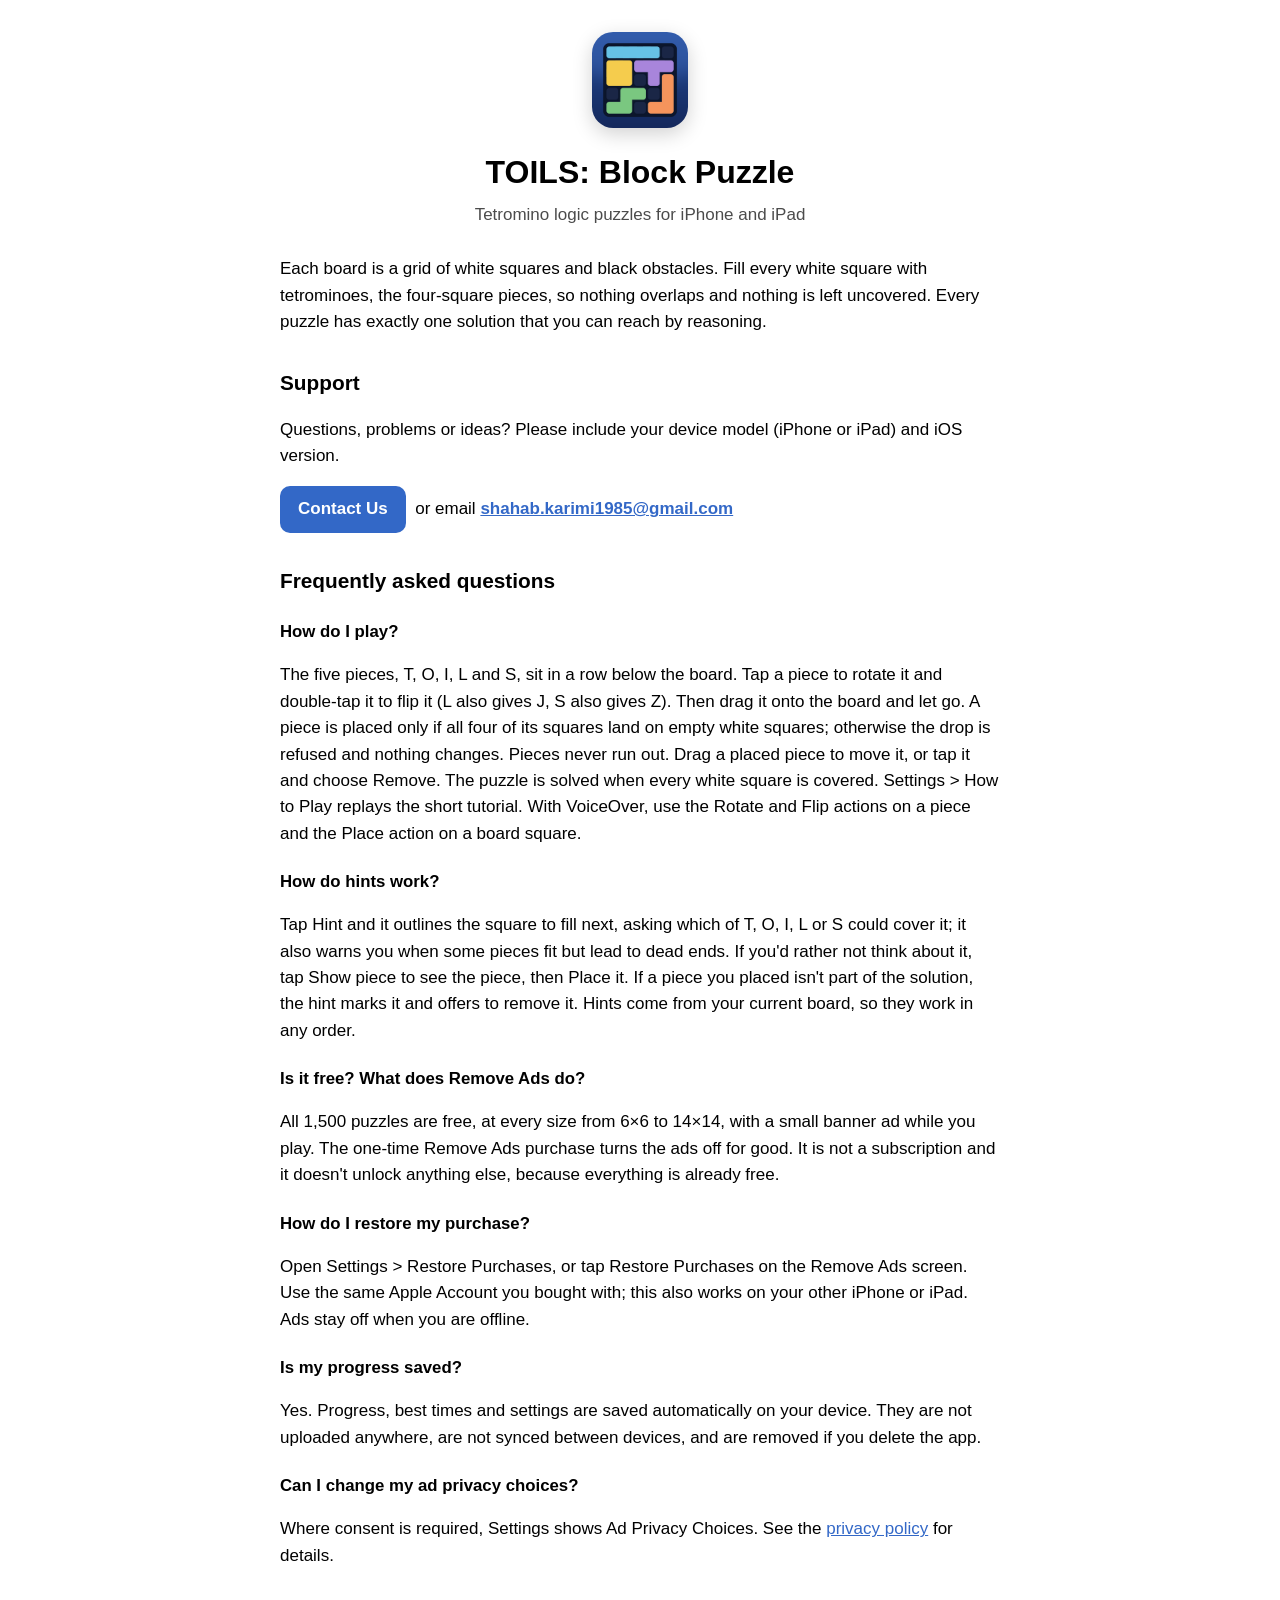
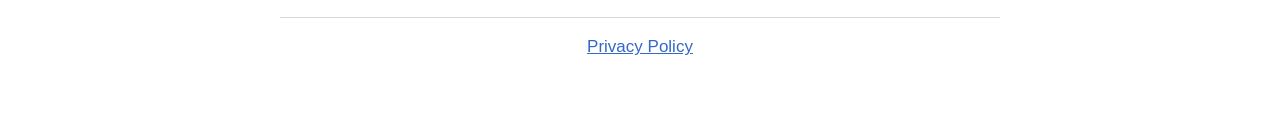
<file: index.html>
<!doctype html>
<html lang="en">
<head>
<meta charset="utf-8">
<meta name="viewport" content="width=device-width, initial-scale=1">
<title>TOILS: Block Puzzle – Tetromino logic puzzles</title>
<meta name="description" content="TOILS: Block Puzzle is a logic puzzle for iPhone and iPad: fill every white square with tetromino pieces. Support, FAQ and contact.">
<link rel="icon" href="icon.png">
<link rel="stylesheet" href="style.css">
</head>
<body>
<main>
  <header>
    <img src="icon.png" alt="" width="96" height="96">
    <h1>TOILS: Block Puzzle</h1>
    <p class="lead">Tetromino logic puzzles for iPhone and iPad</p>
  </header>

  <p>Each board is a grid of white squares and black obstacles. Fill every white square with tetrominoes, the four-square pieces, so nothing overlaps and nothing is left uncovered. Every puzzle has exactly one solution that you can reach by reasoning.</p>

  <h2>Support</h2>
  <p>Questions, problems or ideas? Please include your device model (iPhone or iPad) and iOS version.</p>
  <p>
    <a id="contact-btn" href="mailto:shahab.karimi1985@gmail.com?subject=TOILS%20Support" style="display:inline-block;padding:10px 18px;border-radius:10px;background:var(--accent);color:#fff;text-decoration:none;font-weight:600;">Contact Us</a>
    &nbsp;or email <a href="mailto:shahab.karimi1985@gmail.com?subject=TOILS%20Support"><strong>shahab.karimi1985@gmail.com</strong></a>
  </p>
  <script>
    document.getElementById('contact-btn').addEventListener('click', function (e) {
      var ua = navigator.userAgent || '';
      var isMobile = /iPhone|iPad|iPod|Android/i.test(ua);
      if (!isMobile) {
        e.preventDefault();
        window.open('https://mail.google.com/mail/?view=cm&fs=1&to=shahab.karimi1985%40gmail.com&su=TOILS%20Support', '_blank', 'noopener');
      }
    });
  </script>

  <h2>Frequently asked questions</h2>

  <h3>How do I play?</h3>
  <p>The five pieces, T, O, I, L and S, sit in a row below the board. Tap a piece to rotate it and double-tap it to flip it (L also gives J, S also gives Z). Then drag it onto the board and let go. A piece is placed only if all four of its squares land on empty white squares; otherwise the drop is refused and nothing changes. Pieces never run out. Drag a placed piece to move it, or tap it and choose Remove. The puzzle is solved when every white square is covered. Settings &gt; How to Play replays the short tutorial. With VoiceOver, use the Rotate and Flip actions on a piece and the Place action on a board square.</p>

  <h3>How do hints work?</h3>
  <p>Tap Hint and it outlines the square to fill next, asking which of T, O, I, L or S could cover it; it also warns you when some pieces fit but lead to dead ends. If you'd rather not think about it, tap Show piece to see the piece, then Place it. If a piece you placed isn't part of the solution, the hint marks it and offers to remove it. Hints come from your current board, so they work in any order.</p>

  <h3>Is it free? What does Remove Ads do?</h3>
  <p>All 1,500 puzzles are free, at every size from 6×6 to 14×14, with a small banner ad while you play. The one-time Remove Ads purchase turns the ads off for good. It is not a subscription and it doesn't unlock anything else, because everything is already free.</p>

  <h3>How do I restore my purchase?</h3>
  <p>Open Settings &gt; Restore Purchases, or tap Restore Purchases on the Remove Ads screen. Use the same Apple Account you bought with; this also works on your other iPhone or iPad. Ads stay off when you are offline.</p>

  <h3>Is my progress saved?</h3>
  <p>Yes. Progress, best times and settings are saved automatically on your device. They are not uploaded anywhere, are not synced between devices, and are removed if you delete the app.</p>

  <h3>Can I change my ad privacy choices?</h3>
  <p>Where consent is required, Settings shows Ad Privacy Choices. See the <a href="privacy.html">privacy policy</a> for details.</p>

  <footer>
    <a href="privacy.html">Privacy Policy</a>
  </footer>
</main>
</body>
</html>
</file>
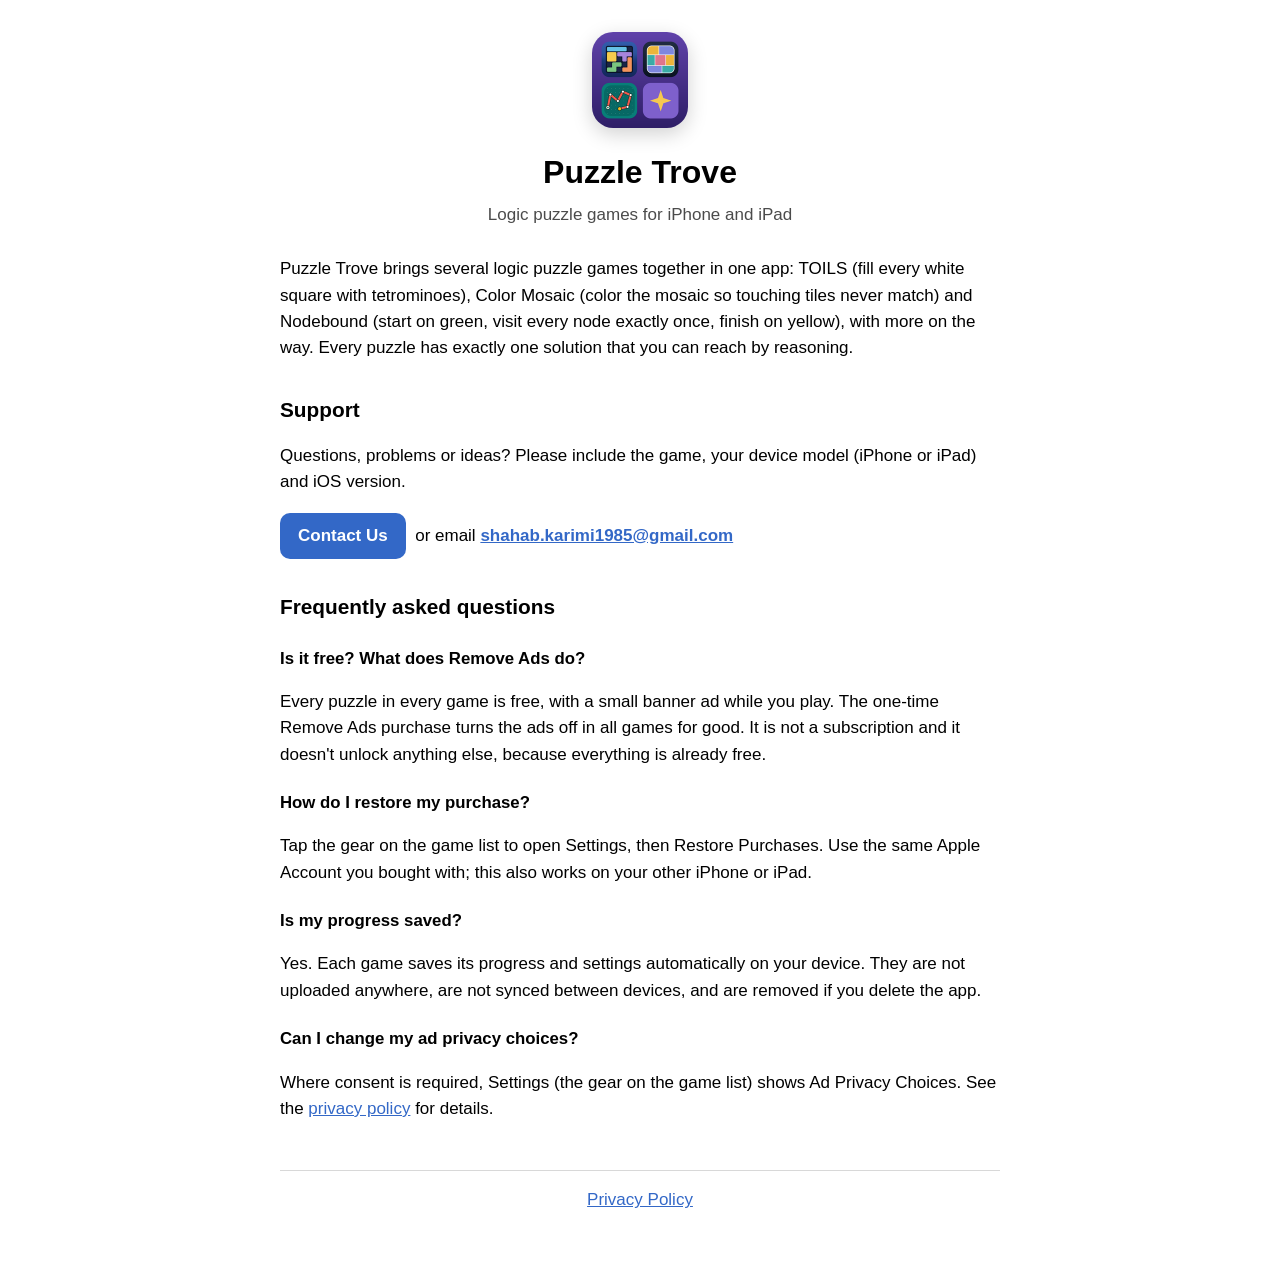
<file: puzzle-trove/index.html>
<!doctype html>
<html lang="en">
<head>
<meta charset="utf-8">
<meta name="viewport" content="width=device-width, initial-scale=1">
<title>Puzzle Trove – Logic puzzle games</title>
<meta name="description" content="Puzzle Trove is a collection of logic puzzle games for iPhone and iPad. Support, FAQ and contact.">
<link rel="icon" href="icon.png">
<link rel="stylesheet" href="../style.css">
</head>
<body>
<main>
  <header>
    <img src="icon.png" alt="" width="96" height="96">
    <h1>Puzzle Trove</h1>
    <p class="lead">Logic puzzle games for iPhone and iPad</p>
  </header>

  <p>Puzzle Trove brings several logic puzzle games together in one app: TOILS (fill every white square with tetrominoes), Color Mosaic (color the mosaic so touching tiles never match) and Nodebound (start on green, visit every node exactly once, finish on yellow), with more on the way. Every puzzle has exactly one solution that you can reach by reasoning.</p>

  <h2>Support</h2>
  <p>Questions, problems or ideas? Please include the game, your device model (iPhone or iPad) and iOS version.</p>
  <p>
    <a id="contact-btn" href="mailto:shahab.karimi1985@gmail.com?subject=Puzzle%20Trove%20Support" style="display:inline-block;padding:10px 18px;border-radius:10px;background:var(--accent);color:#fff;text-decoration:none;font-weight:600;">Contact Us</a>
    &nbsp;or email <a href="mailto:shahab.karimi1985@gmail.com?subject=Puzzle%20Trove%20Support"><strong>shahab.karimi1985@gmail.com</strong></a>
  </p>
  <script>
    document.getElementById('contact-btn').addEventListener('click', function (e) {
      var ua = navigator.userAgent || '';
      var isMobile = /iPhone|iPad|iPod|Android/i.test(ua);
      if (!isMobile) {
        e.preventDefault();
        window.open('https://mail.google.com/mail/?view=cm&fs=1&to=shahab.karimi1985%40gmail.com&su=Puzzle%20Trove%20Support', '_blank', 'noopener');
      }
    });
  </script>

  <h2>Frequently asked questions</h2>

  <h3>Is it free? What does Remove Ads do?</h3>
  <p>Every puzzle in every game is free, with a small banner ad while you play. The one-time Remove Ads purchase turns the ads off in all games for good. It is not a subscription and it doesn't unlock anything else, because everything is already free.</p>

  <h3>How do I restore my purchase?</h3>
  <p>Tap the gear on the game list to open Settings, then Restore Purchases. Use the same Apple Account you bought with; this also works on your other iPhone or iPad.</p>

  <h3>Is my progress saved?</h3>
  <p>Yes. Each game saves its progress and settings automatically on your device. They are not uploaded anywhere, are not synced between devices, and are removed if you delete the app.</p>

  <h3>Can I change my ad privacy choices?</h3>
  <p>Where consent is required, Settings (the gear on the game list) shows Ad Privacy Choices. See the <a href="privacy.html">privacy policy</a> for details.</p>

  <footer>
    <a href="privacy.html">Privacy Policy</a>
  </footer>
</main>
</body>
</html>
</file>
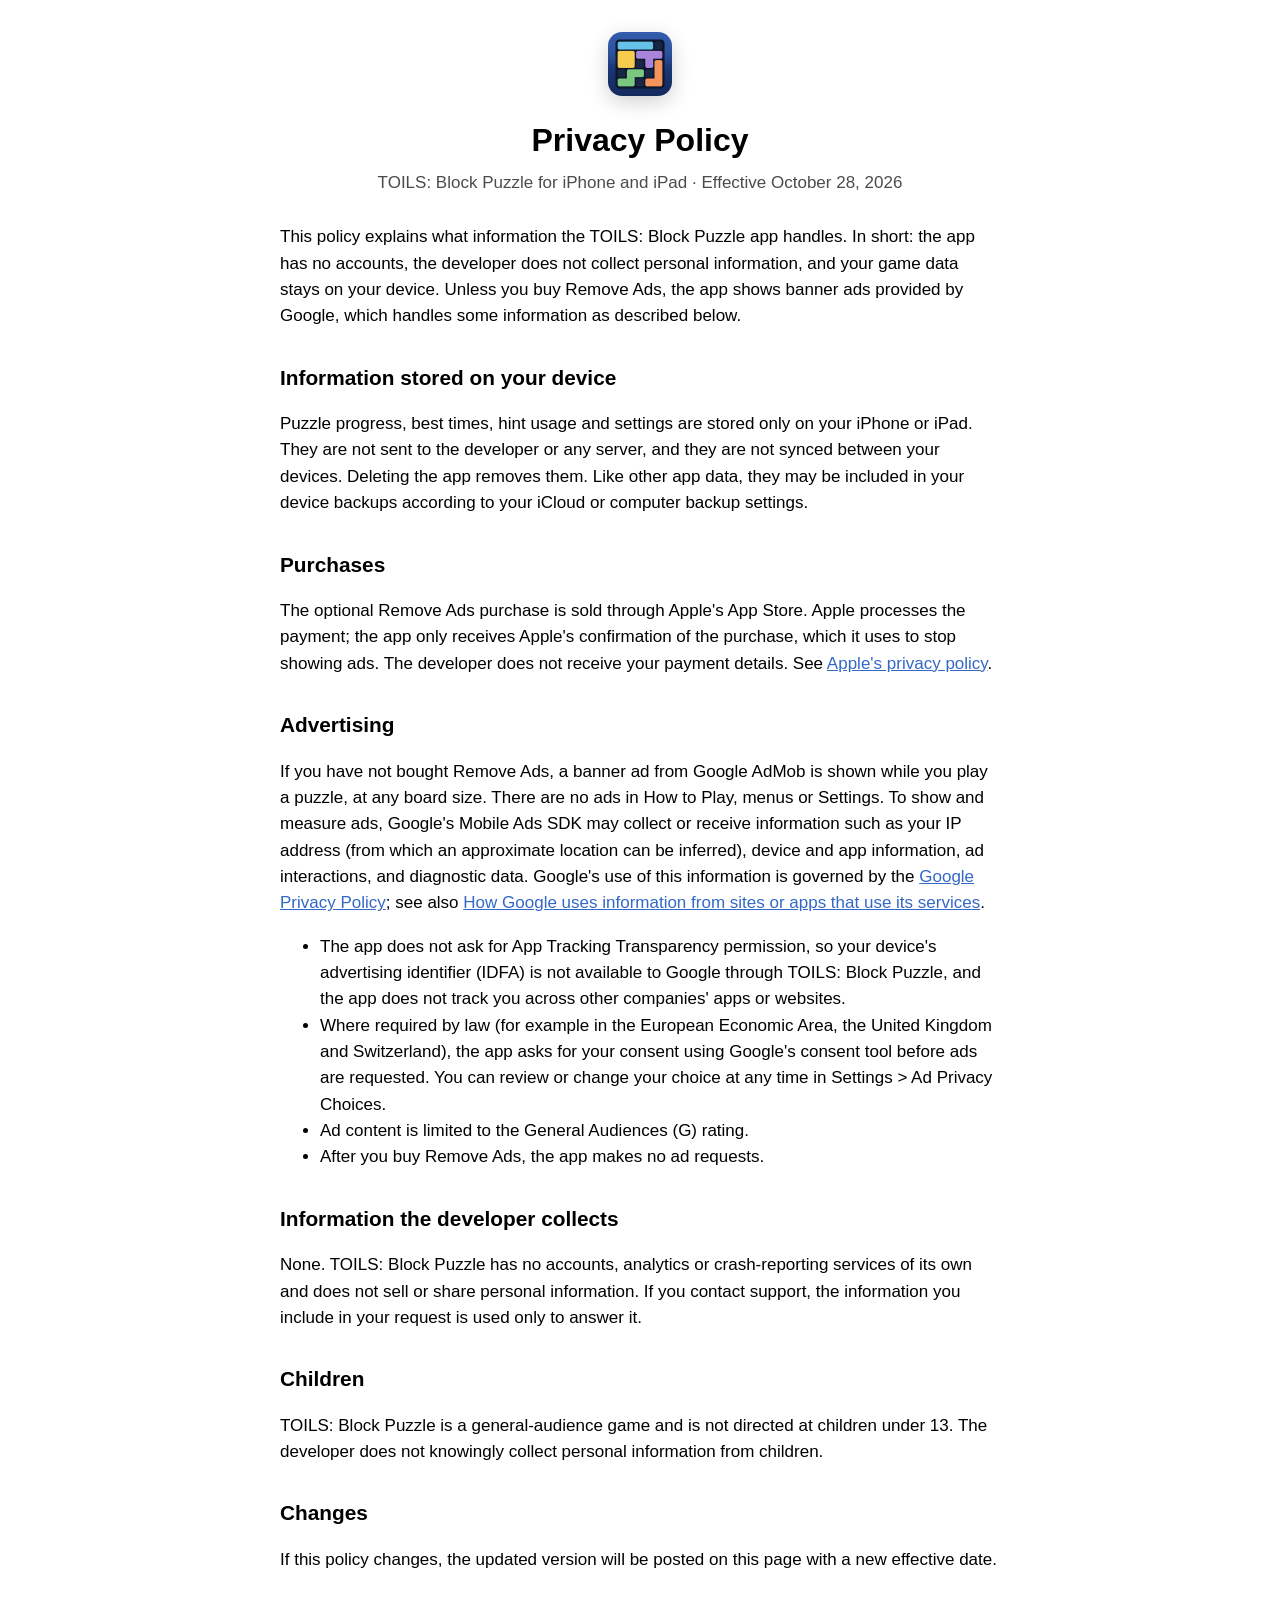
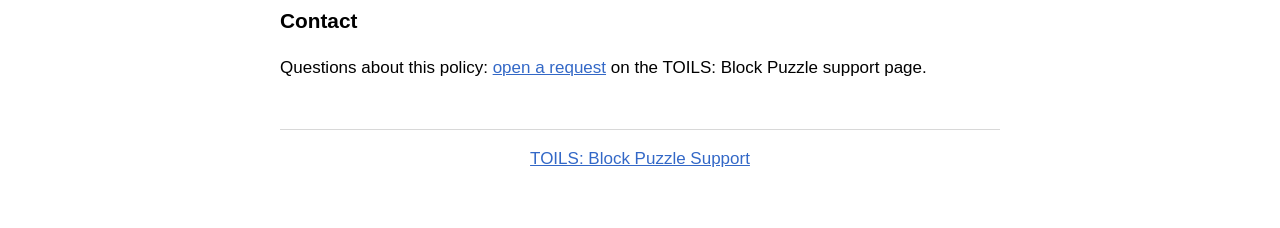
<file: privacy.html>
<!doctype html>
<html lang="en">
<head>
<meta charset="utf-8">
<meta name="viewport" content="width=device-width, initial-scale=1">
<title>TOILS: Block Puzzle – Privacy Policy</title>
<link rel="icon" href="icon.png">
<link rel="stylesheet" href="style.css">
</head>
<body>
<main>
  <header>
    <img src="icon.png" alt="" width="64" height="64">
    <h1>Privacy Policy</h1>
    <p class="lead">TOILS: Block Puzzle for iPhone and iPad · Effective October 28, 2026</p>
  </header>

  <p>This policy explains what information the TOILS: Block Puzzle app handles. In short: the app has no accounts, the developer does not collect personal information, and your game data stays on your device. Unless you buy Remove Ads, the app shows banner ads provided by Google, which handles some information as described below.</p>

  <h2>Information stored on your device</h2>
  <p>Puzzle progress, best times, hint usage and settings are stored only on your iPhone or iPad. They are not sent to the developer or any server, and they are not synced between your devices. Deleting the app removes them. Like other app data, they may be included in your device backups according to your iCloud or computer backup settings.</p>

  <h2>Purchases</h2>
  <p>The optional Remove Ads purchase is sold through Apple's App Store. Apple processes the payment; the app only receives Apple's confirmation of the purchase, which it uses to stop showing ads. The developer does not receive your payment details. See <a href="https://www.apple.com/legal/privacy/">Apple's privacy policy</a>.</p>

  <h2>Advertising</h2>
  <p>If you have not bought Remove Ads, a banner ad from Google AdMob is shown while you play a puzzle, at any board size. There are no ads in How to Play, menus or Settings. To show and measure ads, Google's Mobile Ads SDK may collect or receive information such as your IP address (from which an approximate location can be inferred), device and app information, ad interactions, and diagnostic data. Google's use of this information is governed by the <a href="https://policies.google.com/privacy">Google Privacy Policy</a>; see also <a href="https://policies.google.com/technologies/partner-sites">How Google uses information from sites or apps that use its services</a>.</p>
  <ul>
    <li>The app does not ask for App Tracking Transparency permission, so your device's advertising identifier (IDFA) is not available to Google through TOILS: Block Puzzle, and the app does not track you across other companies' apps or websites.</li>
    <li>Where required by law (for example in the European Economic Area, the United Kingdom and Switzerland), the app asks for your consent using Google's consent tool before ads are requested. You can review or change your choice at any time in Settings &gt; Ad Privacy Choices.</li>
    <li>Ad content is limited to the General Audiences (G) rating.</li>
    <li>After you buy Remove Ads, the app makes no ad requests.</li>
  </ul>

  <h2>Information the developer collects</h2>
  <p>None. TOILS: Block Puzzle has no accounts, analytics or crash-reporting services of its own and does not sell or share personal information. If you contact support, the information you include in your request is used only to answer it.</p>

  <h2>Children</h2>
  <p>TOILS: Block Puzzle is a general-audience game and is not directed at children under 13. The developer does not knowingly collect personal information from children.</p>

  <h2>Changes</h2>
  <p>If this policy changes, the updated version will be posted on this page with a new effective date.</p>

  <h2>Contact</h2>
  <p>Questions about this policy: <a href="https://github.com/shahab-karimi/tetraclue-app/issues/new">open a request</a> on the TOILS: Block Puzzle support page.</p>

  <footer>
    <a href="index.html">TOILS: Block Puzzle Support</a>
  </footer>
</main>
</body>
</html>
</file>
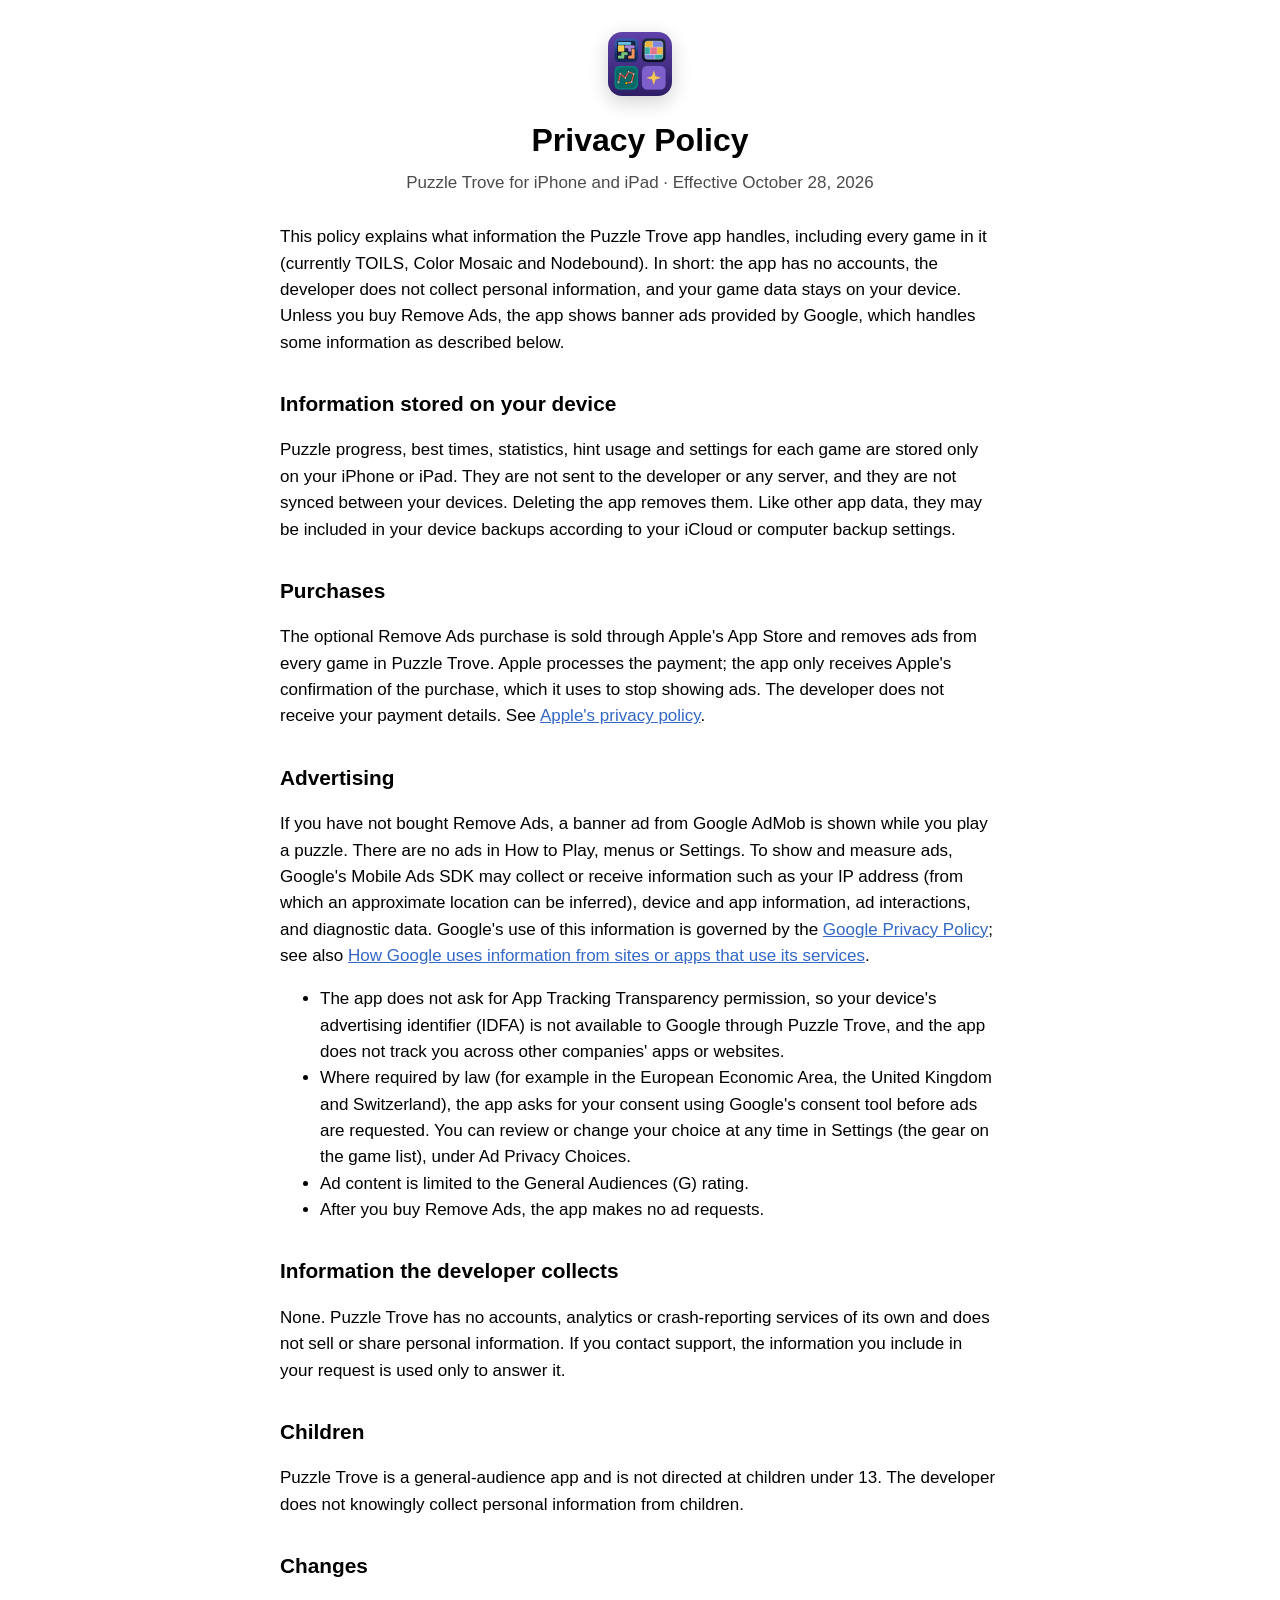
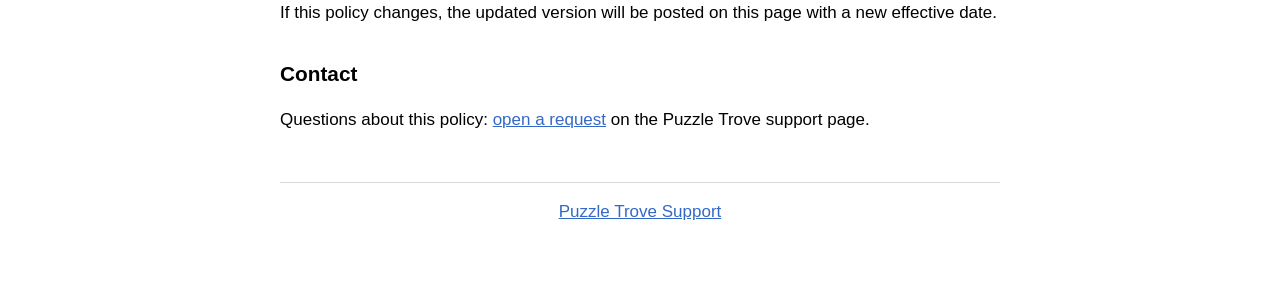
<file: puzzle-trove/privacy.html>
<!doctype html>
<html lang="en">
<head>
<meta charset="utf-8">
<meta name="viewport" content="width=device-width, initial-scale=1">
<title>Puzzle Trove – Privacy Policy</title>
<link rel="icon" href="icon.png">
<link rel="stylesheet" href="../style.css">
</head>
<body>
<main>
  <header>
    <img src="icon.png" alt="" width="64" height="64">
    <h1>Privacy Policy</h1>
    <p class="lead">Puzzle Trove for iPhone and iPad · Effective October 28, 2026</p>
  </header>

  <p>This policy explains what information the Puzzle Trove app handles, including every game in it (currently TOILS, Color Mosaic and Nodebound). In short: the app has no accounts, the developer does not collect personal information, and your game data stays on your device. Unless you buy Remove Ads, the app shows banner ads provided by Google, which handles some information as described below.</p>

  <h2>Information stored on your device</h2>
  <p>Puzzle progress, best times, statistics, hint usage and settings for each game are stored only on your iPhone or iPad. They are not sent to the developer or any server, and they are not synced between your devices. Deleting the app removes them. Like other app data, they may be included in your device backups according to your iCloud or computer backup settings.</p>

  <h2>Purchases</h2>
  <p>The optional Remove Ads purchase is sold through Apple's App Store and removes ads from every game in Puzzle Trove. Apple processes the payment; the app only receives Apple's confirmation of the purchase, which it uses to stop showing ads. The developer does not receive your payment details. See <a href="https://www.apple.com/legal/privacy/">Apple's privacy policy</a>.</p>

  <h2>Advertising</h2>
  <p>If you have not bought Remove Ads, a banner ad from Google AdMob is shown while you play a puzzle. There are no ads in How to Play, menus or Settings. To show and measure ads, Google's Mobile Ads SDK may collect or receive information such as your IP address (from which an approximate location can be inferred), device and app information, ad interactions, and diagnostic data. Google's use of this information is governed by the <a href="https://policies.google.com/privacy">Google Privacy Policy</a>; see also <a href="https://policies.google.com/technologies/partner-sites">How Google uses information from sites or apps that use its services</a>.</p>
  <ul>
    <li>The app does not ask for App Tracking Transparency permission, so your device's advertising identifier (IDFA) is not available to Google through Puzzle Trove, and the app does not track you across other companies' apps or websites.</li>
    <li>Where required by law (for example in the European Economic Area, the United Kingdom and Switzerland), the app asks for your consent using Google's consent tool before ads are requested. You can review or change your choice at any time in Settings (the gear on the game list), under Ad Privacy Choices.</li>
    <li>Ad content is limited to the General Audiences (G) rating.</li>
    <li>After you buy Remove Ads, the app makes no ad requests.</li>
  </ul>

  <h2>Information the developer collects</h2>
  <p>None. Puzzle Trove has no accounts, analytics or crash-reporting services of its own and does not sell or share personal information. If you contact support, the information you include in your request is used only to answer it.</p>

  <h2>Children</h2>
  <p>Puzzle Trove is a general-audience app and is not directed at children under 13. The developer does not knowingly collect personal information from children.</p>

  <h2>Changes</h2>
  <p>If this policy changes, the updated version will be posted on this page with a new effective date.</p>

  <h2>Contact</h2>
  <p>Questions about this policy: <a href="https://github.com/shahab-karimi/tetraclue-app/issues/new">open a request</a> on the Puzzle Trove support page.</p>

  <footer>
    <a href="index.html">Puzzle Trove Support</a>
  </footer>
</main>
</body>
</html>
</file>
<file: style.css>
:root { color-scheme: light dark; --accent: #3368c7; }
body { margin: 0; font: 17px/1.55 -apple-system, BlinkMacSystemFont, "Segoe UI", Roboto, Helvetica, Arial, sans-serif; }
main { max-width: 720px; margin: 0 auto; padding: 32px 20px 56px; }
header { text-align: center; margin-bottom: 28px; }
header img { border-radius: 22%; box-shadow: 0 6px 20px rgba(0, 0, 0, .18); }
h1 { margin: 12px 0 4px; font-size: 2rem; }
h2 { margin-top: 2rem; font-size: 1.3rem; }
h3 { margin: 1.4rem 0 .3rem; font-size: 1.05rem; }
.lead { margin: 0; opacity: .7; }
a { color: var(--accent); }
footer { margin-top: 3rem; padding-top: 1rem; border-top: 1px solid rgba(127, 127, 127, .3); text-align: center; }
@media (prefers-color-scheme: dark) { :root { --accent: #7fa8ff; } }
</file>
